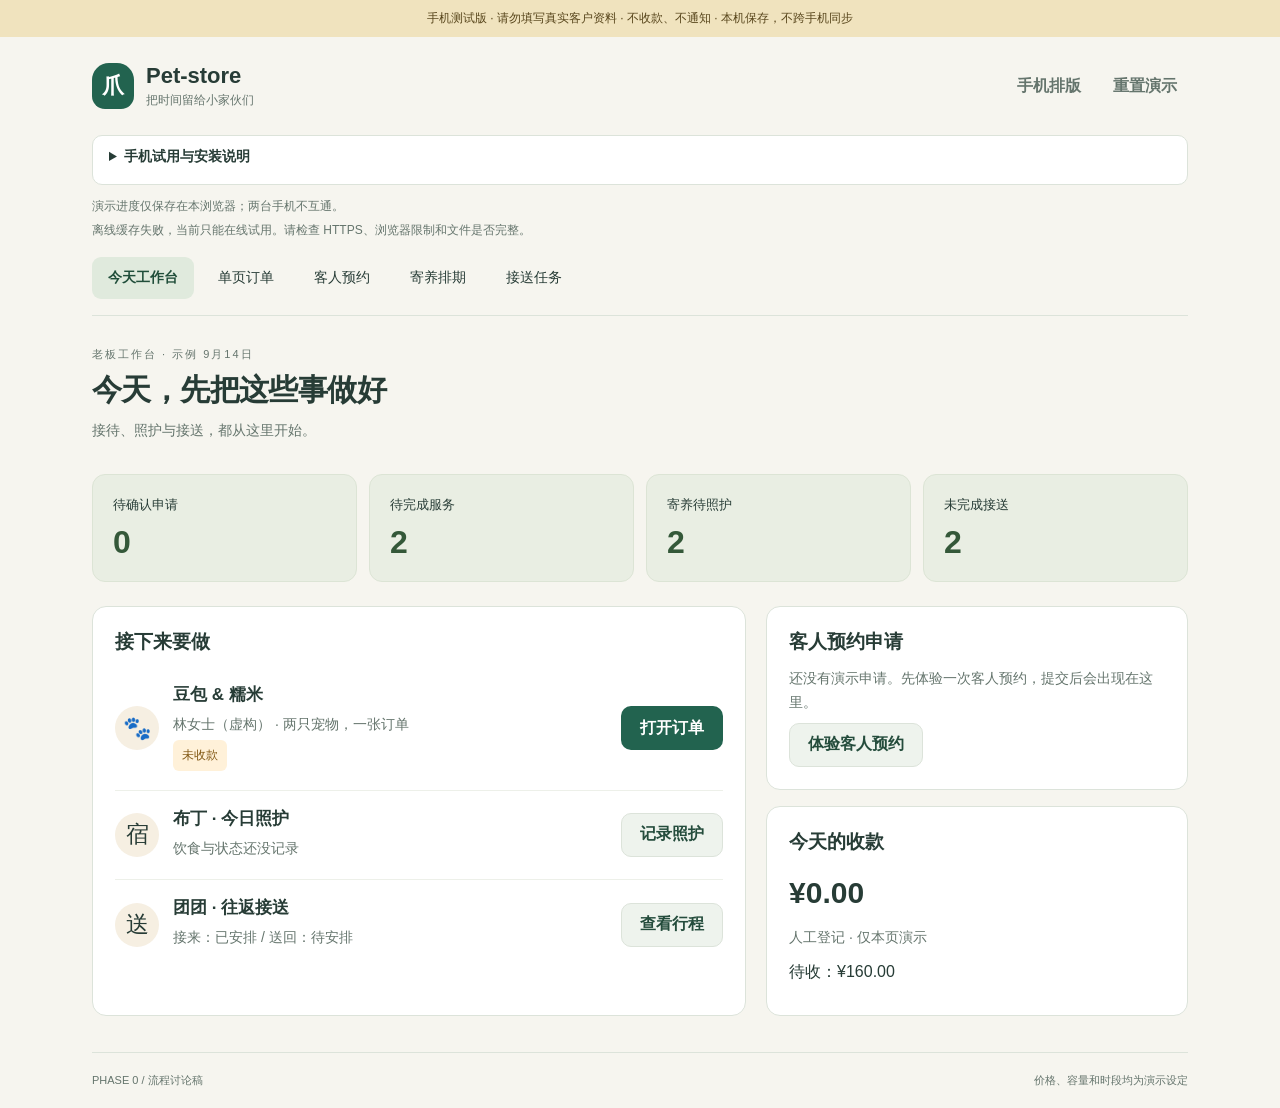
<file: prototype/index.html>
<!doctype html>
<html lang="zh-CN">
<head>
  <meta charset="UTF-8">
  <meta name="viewport" content="width=device-width, initial-scale=1, viewport-fit=cover">
  <meta name="color-scheme" content="light">
  <meta name="theme-color" content="#22634f">
  <meta name="apple-mobile-web-app-capable" content="yes">
  <meta name="apple-mobile-web-app-title" content="宠物店测试">
  <meta name="robots" content="noindex,nofollow">
  <title>Pet-store · 手机测试版</title>
  <link rel="manifest" href="./manifest.webmanifest">
  <link rel="icon" href="./icon.svg" type="image/svg+xml">
  <link rel="apple-touch-icon" href="./icon-180.png">
  <link rel="stylesheet" href="./style.css">
  <script type="module" src="./app.mjs"></script>
  <script type="module" src="./mobile.mjs"></script>
</head>
<body>
  <div class="demo-banner">手机测试版 · 请勿填写真实客户资料 · 不收款、不通知 · 本机保存，不跨手机同步</div>
  <div id="shell" class="shell">
    <header class="topbar">
      <a href="#today" class="brand"><span class="brand-icon" aria-hidden="true">爪</span><span>Pet-store<small>把时间留给小家伙们</small></span></a>
      <div class="tools"><button id="phone-toggle" type="button" class="quiet">手机排版</button><button id="reset" type="button" class="quiet">重置演示</button></div>
    </header>
    <details class="mobile-help"><summary>手机试用与安装说明</summary>
      <p>这是流程测试版，不是营业系统。演示进度只保存在当前浏览器；清理浏览器数据或卸载入口可能丢失记录，不能当作备份。</p>
      <p><strong>苹果：</strong>用 Safari 打开已部署的 HTTPS 链接，分享 → 添加到主屏幕；如有“作为 Web App 打开”，将其开启。</p>
      <p><strong>华为：</strong>用系统浏览器打开链接，在菜单中查找“添加至桌面”。不同机型/系统入口可能不同；找不到时先收藏网页。此包不是 APK，也不是鸿蒙原生安装包。</p>
      <p>微信中打不开或没有添加入口时，请复制链接到系统浏览器。第一次需联网加载并等待下方缓存提示；添加到桌面后也请联网打开一次，再测试飞行模式。</p>
      <p>两部手机各自演示，预约不会发给老板。日期固定为2026年9月测试场景，并非真实可预约日期。</p>
      <p><a href="./phone-guide.html">查看完整手机测试步骤</a></p>
    </details>
    <div class="device-status" aria-live="polite"><span id="storage-status">正在读取本机演示…</span><span id="offline-status">正在检查离线支持…</span><button id="apply-update" type="button" class="secondary" hidden>更新测试版（刷新页面）</button></div>
    <nav aria-label="原型页面" class="nav">
      <a href="#today">今天工作台</a><a href="#order">单页订单</a><a href="#booking">客人预约</a><a href="#boarding">寄养排期</a><a href="#transport">接送任务</a>
    </nav>
    <main id="main" tabindex="-1"></main>
    <footer>PHASE 0 / 流程讨论稿 <span>价格、容量和时段均为演示设定</span></footer>
  </div>
  <p id="notice" role="status" aria-live="polite" hidden></p>
  <dialog id="payment-dialog" aria-labelledby="payment-title">
    <form id="payment-form">
      <span class="eyebrow">演示操作</span><h2 id="payment-title">核实后，再登记收款</h2>
      <p>示例订单应收 ¥160.00。此操作仅演示人工登记，不调用支付渠道。</p>
      <label class="check"><input id="verified" type="checkbox" required> 我已核实这笔演示收款</label>
      <div class="actions"><button type="button" id="cancel-payment" class="secondary">返回核对</button><button type="submit">确认演示收款</button></div>
    </form>
  </dialog>
  <dialog id="reset-dialog" aria-labelledby="reset-title"><h2 id="reset-title">重置本机演示？</h2><p>只重置这台设备此浏览器的测试进度，不影响另一台手机。未提交的表单内容也会清空。</p><div class="actions"><button id="cancel-reset" type="button" class="secondary">保留进度</button><button id="confirm-reset" type="button">确认重置演示</button></div></dialog>
</body>
</html>
</file>
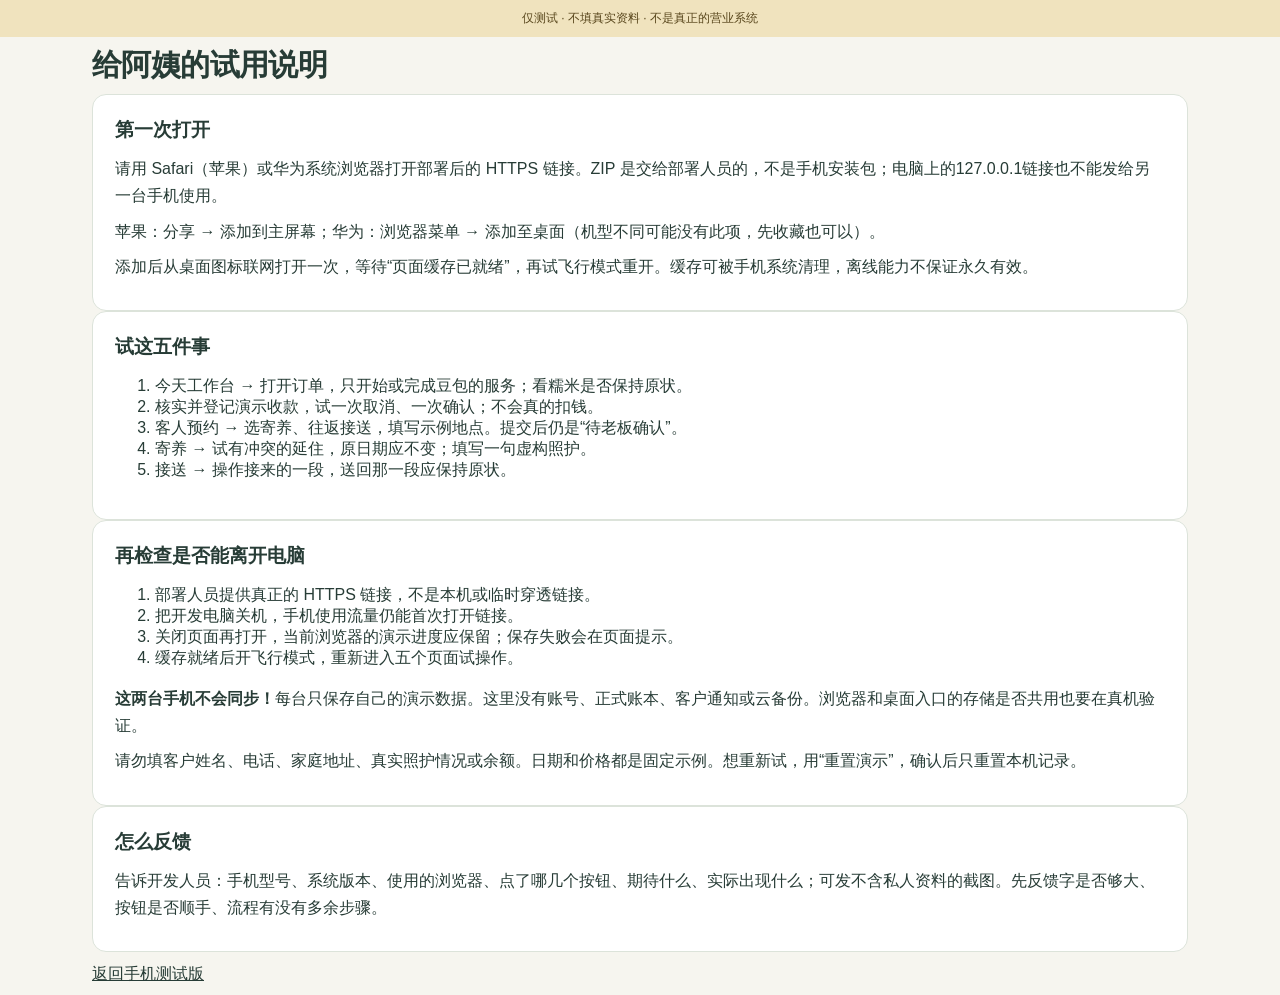
<file: prototype/phone-guide.html>
<!doctype html><html lang="zh-CN"><head><meta charset="utf-8"><meta name="viewport" content="width=device-width,initial-scale=1"><meta name="robots" content="noindex,nofollow"><title>手机测试说明</title><link rel="stylesheet" href="./style.css"></head><body><div class="demo-banner">仅测试 · 不填真实资料 · 不是真正的营业系统</div><main class="shell"><h1>给阿姨的试用说明</h1><section class="card"><h2>第一次打开</h2><p>请用 Safari（苹果）或华为系统浏览器打开部署后的 HTTPS 链接。ZIP 是交给部署人员的，不是手机安装包；电脑上的127.0.0.1链接也不能发给另一台手机使用。</p><p>苹果：分享 → 添加到主屏幕；华为：浏览器菜单 → 添加至桌面（机型不同可能没有此项，先收藏也可以）。</p><p>添加后从桌面图标联网打开一次，等待“页面缓存已就绪”，再试飞行模式重开。缓存可被手机系统清理，离线能力不保证永久有效。</p></section><section class="card"><h2>试这五件事</h2><ol><li>今天工作台 → 打开订单，只开始或完成豆包的服务；看糯米是否保持原状。</li><li>核实并登记演示收款，试一次取消、一次确认；不会真的扣钱。</li><li>客人预约 → 选寄养、往返接送，填写示例地点。提交后仍是“待老板确认”。</li><li>寄养 → 试有冲突的延住，原日期应不变；填写一句虚构照护。</li><li>接送 → 操作接来的一段，送回那一段应保持原状。</li></ol></section><section class="card"><h2>再检查是否能离开电脑</h2><ol><li>部署人员提供真正的 HTTPS 链接，不是本机或临时穿透链接。</li><li>把开发电脑关机，手机使用流量仍能首次打开链接。</li><li>关闭页面再打开，当前浏览器的演示进度应保留；保存失败会在页面提示。</li><li>缓存就绪后开飞行模式，重新进入五个页面试操作。</li></ol><p><strong>这两台手机不会同步！</strong>每台只保存自己的演示数据。这里没有账号、正式账本、客户通知或云备份。浏览器和桌面入口的存储是否共用也要在真机验证。</p><p>请勿填客户姓名、电话、家庭地址、真实照护情况或余额。日期和价格都是固定示例。想重新试，用“重置演示”，确认后只重置本机记录。</p></section><section class="card"><h2>怎么反馈</h2><p>告诉开发人员：手机型号、系统版本、使用的浏览器、点了哪几个按钮、期待什么、实际出现什么；可发不含私人资料的截图。先反馈字是否够大、按钮是否顺手、流程有没有多余步骤。</p></section><p><a href="./#today">返回手机测试版</a></p></main></body></html>
</file>
<file: prototype/style.css>
:root { font-family: "Segoe UI", "Microsoft YaHei", sans-serif; color: #273c36; background: #f6f5ef; font-size: 16px; --green:#22634f; --muted:#65756d; --line:#dce3da; }
* { box-sizing: border-box; }
body { margin:0; }
body { padding:env(safe-area-inset-top) env(safe-area-inset-right) env(safe-area-inset-bottom) env(safe-area-inset-left); }
.mobile-help { border:1px solid var(--line); border-radius:10px; padding:12px 16px; background:#fff; margin-bottom:12px; font-size:14px; }
.mobile-help summary { cursor:pointer; min-height:24px; font-weight:600; }
.device-status { display:grid; gap:5px; font-size:12px; color:var(--muted); line-height:1.6; margin:12px 0; overflow-wrap:anywhere; }
.device-status button { justify-self:start; }
a { color:inherit; }
button,input,select,textarea { font:inherit; }
button { min-height:44px; padding:10px 18px; border:1px solid transparent; border-radius:10px; background:var(--green); color:white; cursor:pointer; font-weight:600; }
button:hover { filter:brightness(.94); }
button:disabled { opacity:.6; cursor:default; }
button.secondary { background:#eef3ed; color:#244c3c; border-color:var(--line); }
button.quiet { background:transparent; color:var(--muted); padding:8px 10px; }
:focus-visible { outline:3px solid #d68d37; outline-offset:3px; }
.demo-banner { background:#f0e3be; color:#59471d; text-align:center; padding:9px 16px; font-size:12px; line-height:1.6; }
.shell { max-width:1160px; margin:auto; padding:0 32px; }
.topbar { display:flex; align-items:center; justify-content:space-between; gap:15px; padding:26px 0; }
.brand { text-decoration:none; display:flex; align-items:center; gap:12px; font-size:22px; font-weight:750; }
.brand small { display:block; font-size:12px; font-weight:400; color:var(--muted); margin-top:3px; }
.brand-icon { display:grid; place-items:center; width:42px; height:46px; border-radius:17px 17px 13px 13px; background:var(--green); color:#fff; font-size:22px; }
.tools,.actions { display:flex; gap:10px; flex-wrap:wrap; }
.nav { display:flex; gap:8px; padding:4px 0 16px; border-bottom:1px solid var(--line); flex-wrap:wrap; }
.nav a { font-size:14px; text-decoration:none; padding:12px 16px; border-radius:9px; }
.nav a[aria-current="page"] { background:#e0eadd; color:#204e3a; font-weight:700; }
main { padding:28px 0 36px; min-height:65vh; }
.heading { display:flex; justify-content:space-between; align-items:center; gap:16px; margin-bottom:24px; }
.eyebrow { color:var(--muted); font-size:11px; text-transform:uppercase; letter-spacing:2px; }
h1 { font-size:30px; letter-spacing:-.6px; margin:8px 0; font-weight:700; }
h2 { font-size:19px; margin:0 0 12px; } h3 { font-size:17px; margin:0 0 7px; }
p { line-height:1.7; margin:8px 0; }
.muted { color:var(--muted); font-size:14px; }
.stats { display:grid; grid-template-columns:repeat(4,1fr); gap:12px; margin-bottom:24px; }
.stat { padding:20px; background:#e9eee3; border:1px solid #dce4d5; border-radius:13px; }
.stat strong { display:block; font-size:32px; margin-top:10px; color:#345839; }
.stat span { font-size:13px; }
.columns { display:grid; grid-template-columns:1.55fr 1fr; gap:20px; }
.stack { display:grid; gap:16px; align-content:start; }
.card { background:#fff; border:1px solid var(--line); border-radius:14px; padding:22px; min-width:0; }
.row { display:flex; align-items:center; justify-content:space-between; gap:14px; padding:16px 0; border-bottom:1px solid #edf0e9; }
.row:last-child { border:0; padding-bottom:0; }
.row:first-child { padding-top:0; }
.row-main { flex:1; min-width:0; } .row-main p { margin:3px 0; }
.badge { display:inline-block; font-size:12px; padding:5px 9px; border-radius:6px; background:#edf2e9; color:#476439; white-space:nowrap; }
.badge.amber { background:#fff1d9; color:#825814; }
.badge.gray { background:#f0f1ef; color:#626e68; }
.pet-icon { width:44px; height:44px; background:#f6efe2; border-radius:50%; display:grid; place-items:center; flex:none; font-size:23px; }
.alert { padding:13px 16px; background:#fff6e5; border-left:3px solid #c7983a; border-radius:6px; font-size:14px; line-height:1.6; margin-bottom:16px; }
.detail { display:grid; grid-template-columns:1fr 1fr; gap:12px; margin:16px 0; }
.detail div { background:#f7f8f4; padding:13px; border-radius:8px; }
.detail span { display:block; color:var(--muted); font-size:12px; margin-bottom:6px; }
.total { font-size:30px; font-weight:700; }
.flow { display:flex; flex-wrap:wrap; gap:8px; margin:12px 0; }
.form-grid { display:grid; grid-template-columns:1fr 1fr; gap:16px; }
label { display:block; font-size:14px; line-height:1.5; }
input,select,textarea { margin-top:7px; width:100%; min-height:46px; border:1px solid #bccabb; border-radius:8px; background:#fff; padding:11px; color:#273c36; }
textarea { min-height:90px; resize:vertical; }
.wide { grid-column:1 / -1; }
.check { display:flex; align-items:center; gap:10px; margin:18px 0; }
.check input { width:20px; height:20px; min-height:20px; margin:0; }
.error { color:#9a3229; font-size:14px; }
.success { background:#edf5e9; padding:20px; border-radius:12px; margin-bottom:18px; }
.calendar { display:grid; grid-template-columns:repeat(5,1fr); gap:5px; margin:16px 0; }
.day { background:#f3f5f0; border:1px solid #e3e8df; padding:10px 3px; border-radius:6px; font-size:12px; text-align:center; }
.day.occupied { background:#e3ecda; border-color:#aec29e; }
.day.next { background:#f8ecd4; border-color:#dbc090; }
.leg-number { display:inline-grid; width:30px; height:30px; place-items:center; border-radius:50%; background:#e5eee0; margin-right:8px; }
.route { font-size:18px; font-weight:650; padding:15px 0; overflow-wrap:anywhere; }
.card p,.row-main { overflow-wrap:anywhere; }
footer { border-top:1px solid var(--line); font-size:11px; color:var(--muted); padding:20px 0; display:flex; justify-content:space-between; gap:15px; flex-wrap:wrap; }
#notice { position:fixed; bottom:24px; left:50%; transform:translateX(-50%); padding:14px 22px; max-width:calc(100% - 32px); width:max-content; border-radius:12px; background:#244d3e; color:#fff; box-shadow:0 8px 30px #0002; z-index:5; }
dialog { width:min(460px,calc(100% - 32px)); border:1px solid var(--line); border-radius:16px; padding:26px; color:#273c36; }
dialog::backdrop { background:#142a2666; }
[hidden] { display:none !important; }
.shell.phone { max-width:410px; padding:0 16px; border-inline:1px solid var(--line); }
.phone .columns,.phone .form-grid { grid-template-columns:1fr; }
.phone .stats { grid-template-columns:repeat(2,1fr); }
.phone .heading,.phone .row { align-items:flex-start; flex-wrap:wrap; }
.phone .topbar { flex-wrap:wrap; }.phone .nav a { padding:10px 8px; font-size:12px; }
.phone h1 { font-size:25px; }.phone .card { padding:18px; }
@media(max-width:650px) {
  .shell { padding:0 16px; }.topbar { flex-wrap:wrap; padding:20px 0 12px; }
  .columns,.form-grid { grid-template-columns:1fr; }.stats { grid-template-columns:repeat(2,1fr); }
  .nav { gap:2px; }.nav a { padding:10px 8px; font-size:12px; }
  h1 { font-size:25px; }.heading,.row { flex-wrap:wrap; align-items:flex-start; }
  .card { padding:18px; }.stat { padding:15px; }.stat strong { font-size:27px; }
  .tools { margin-left:auto; }.tools button { font-size:12px; }.detail { gap:8px; }
}
</file>
